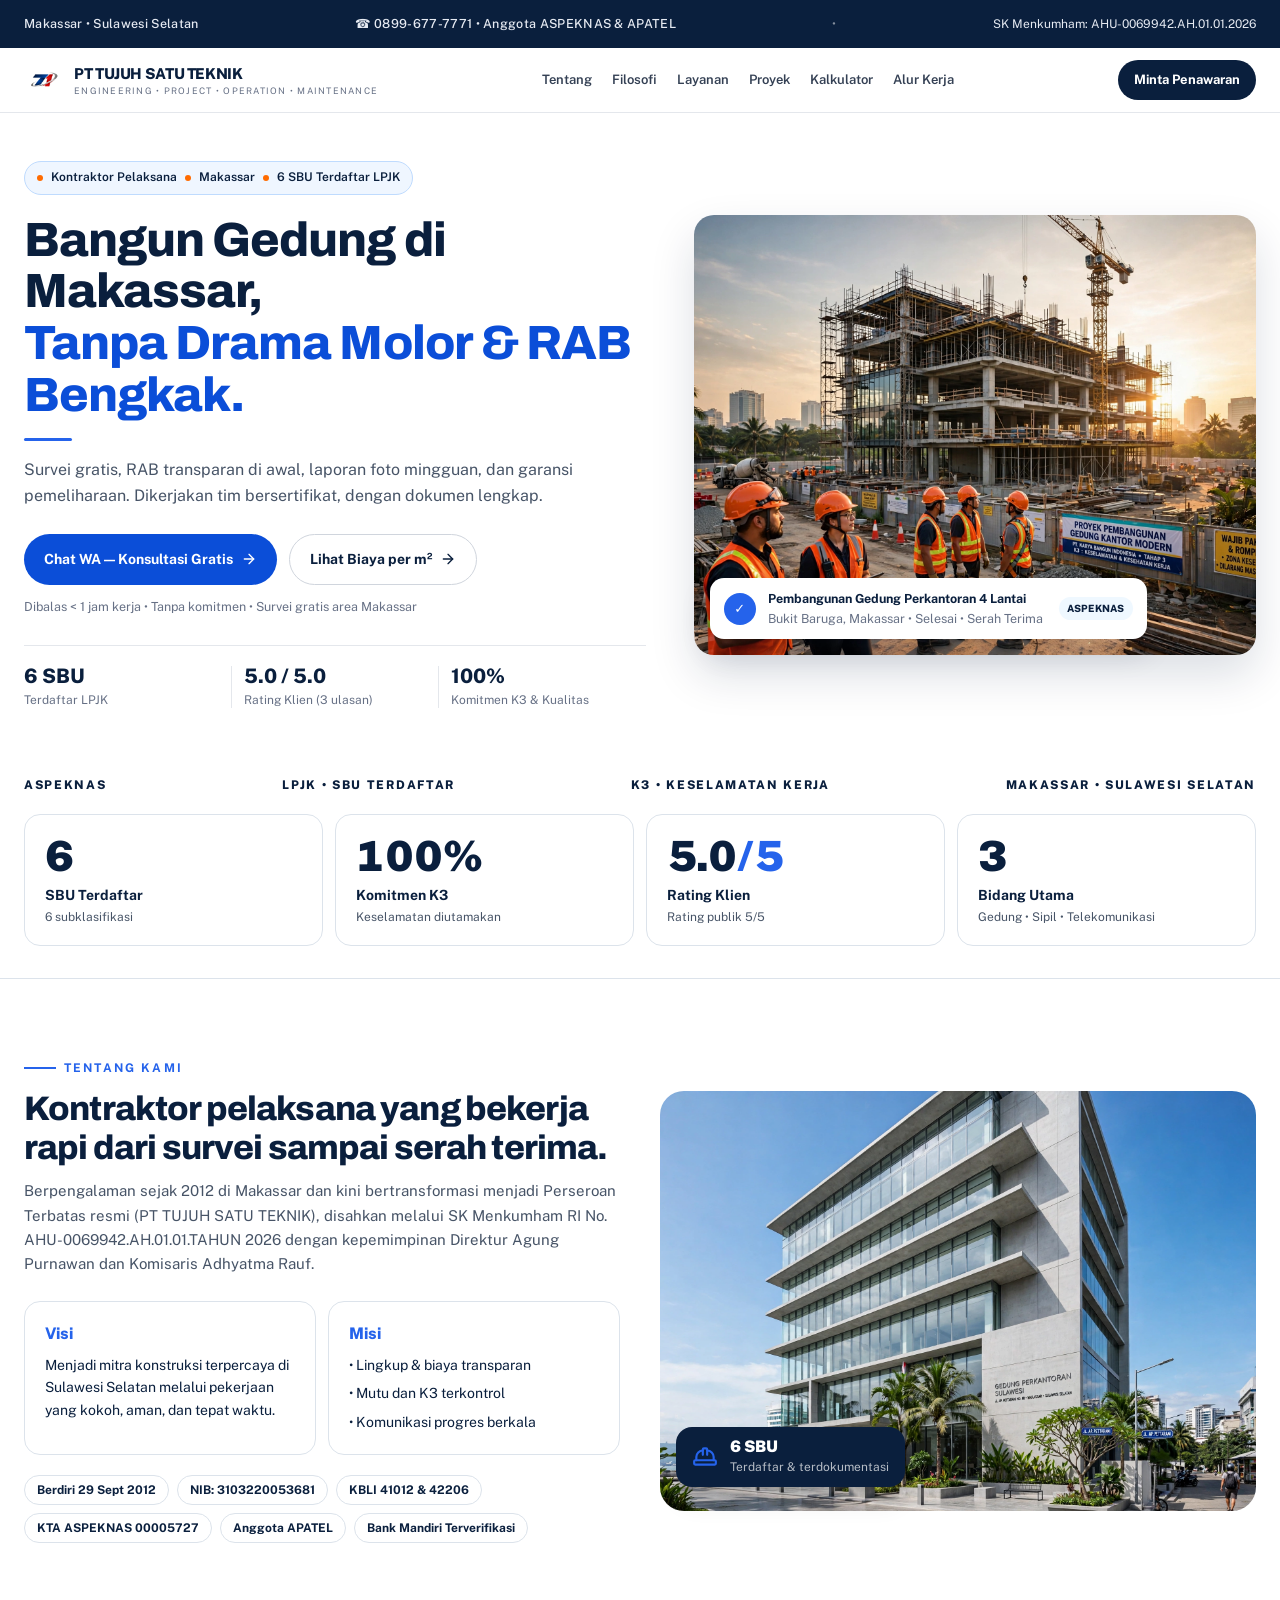
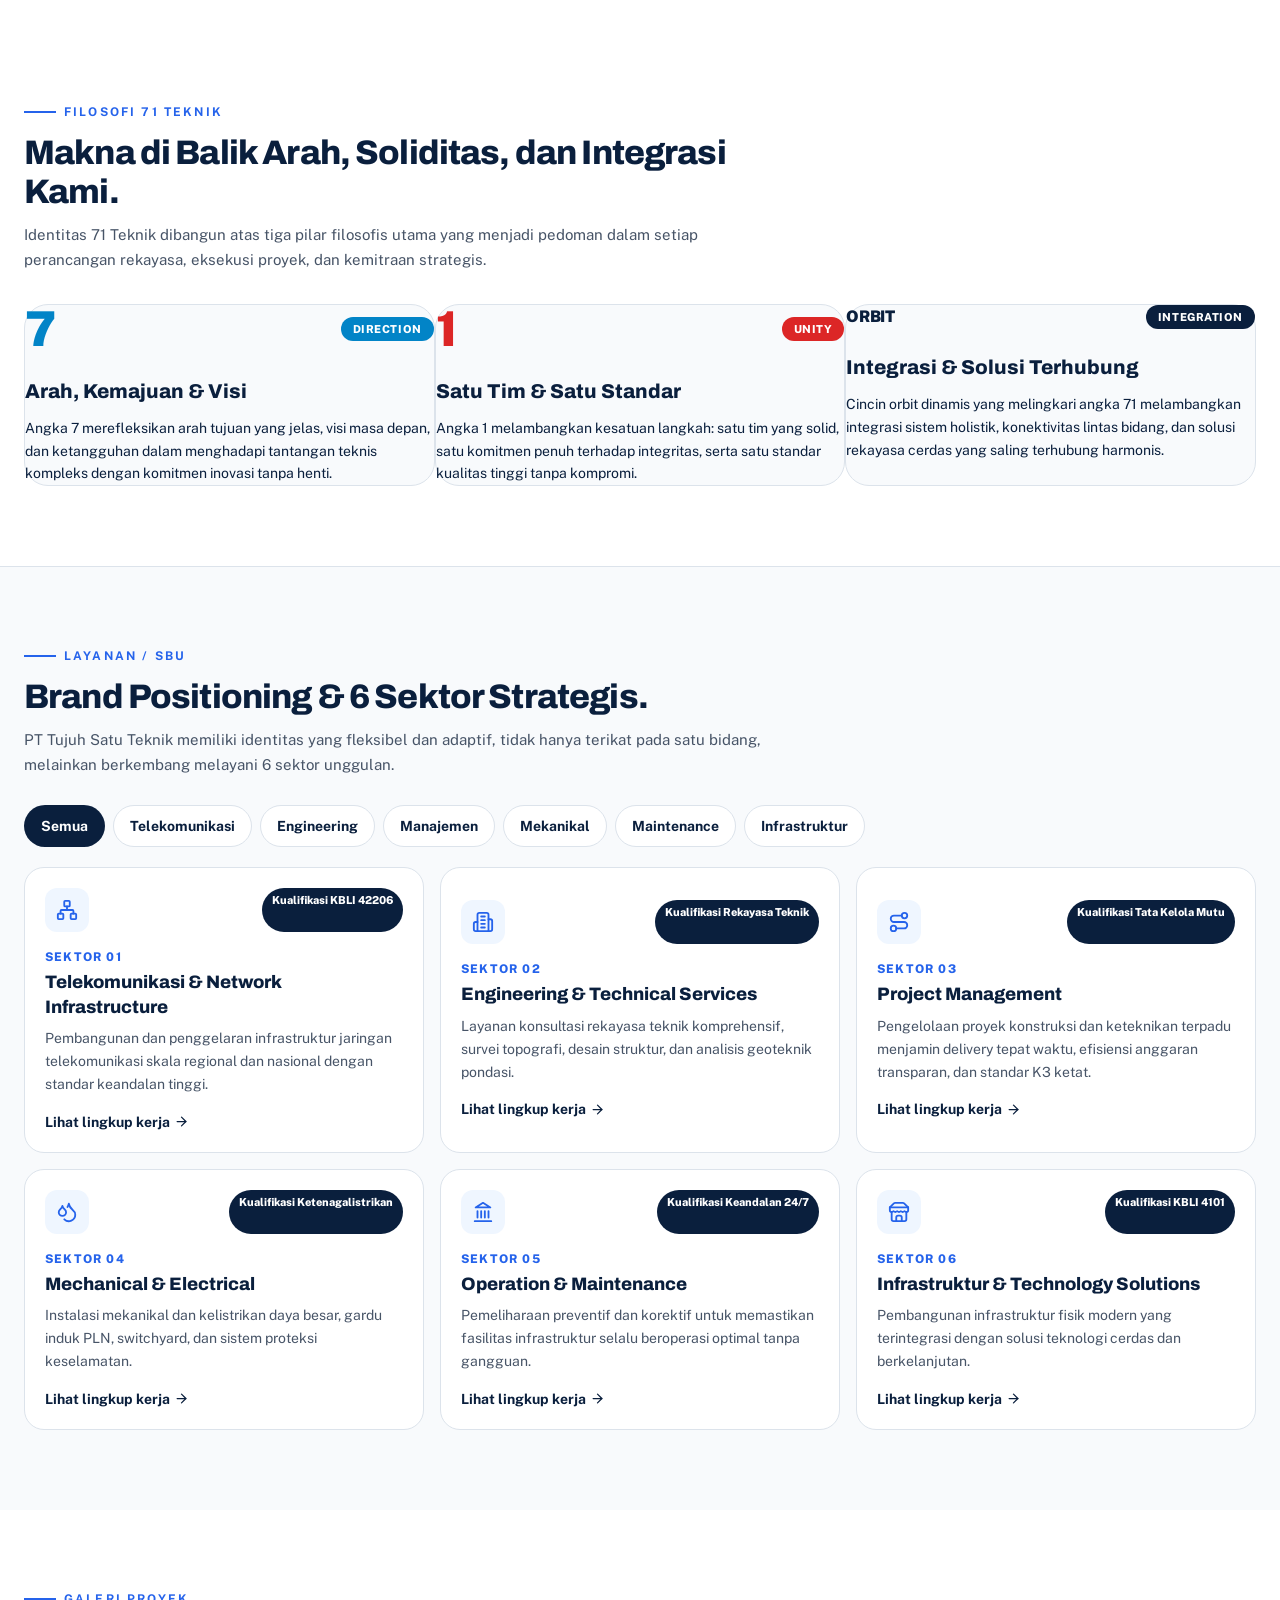
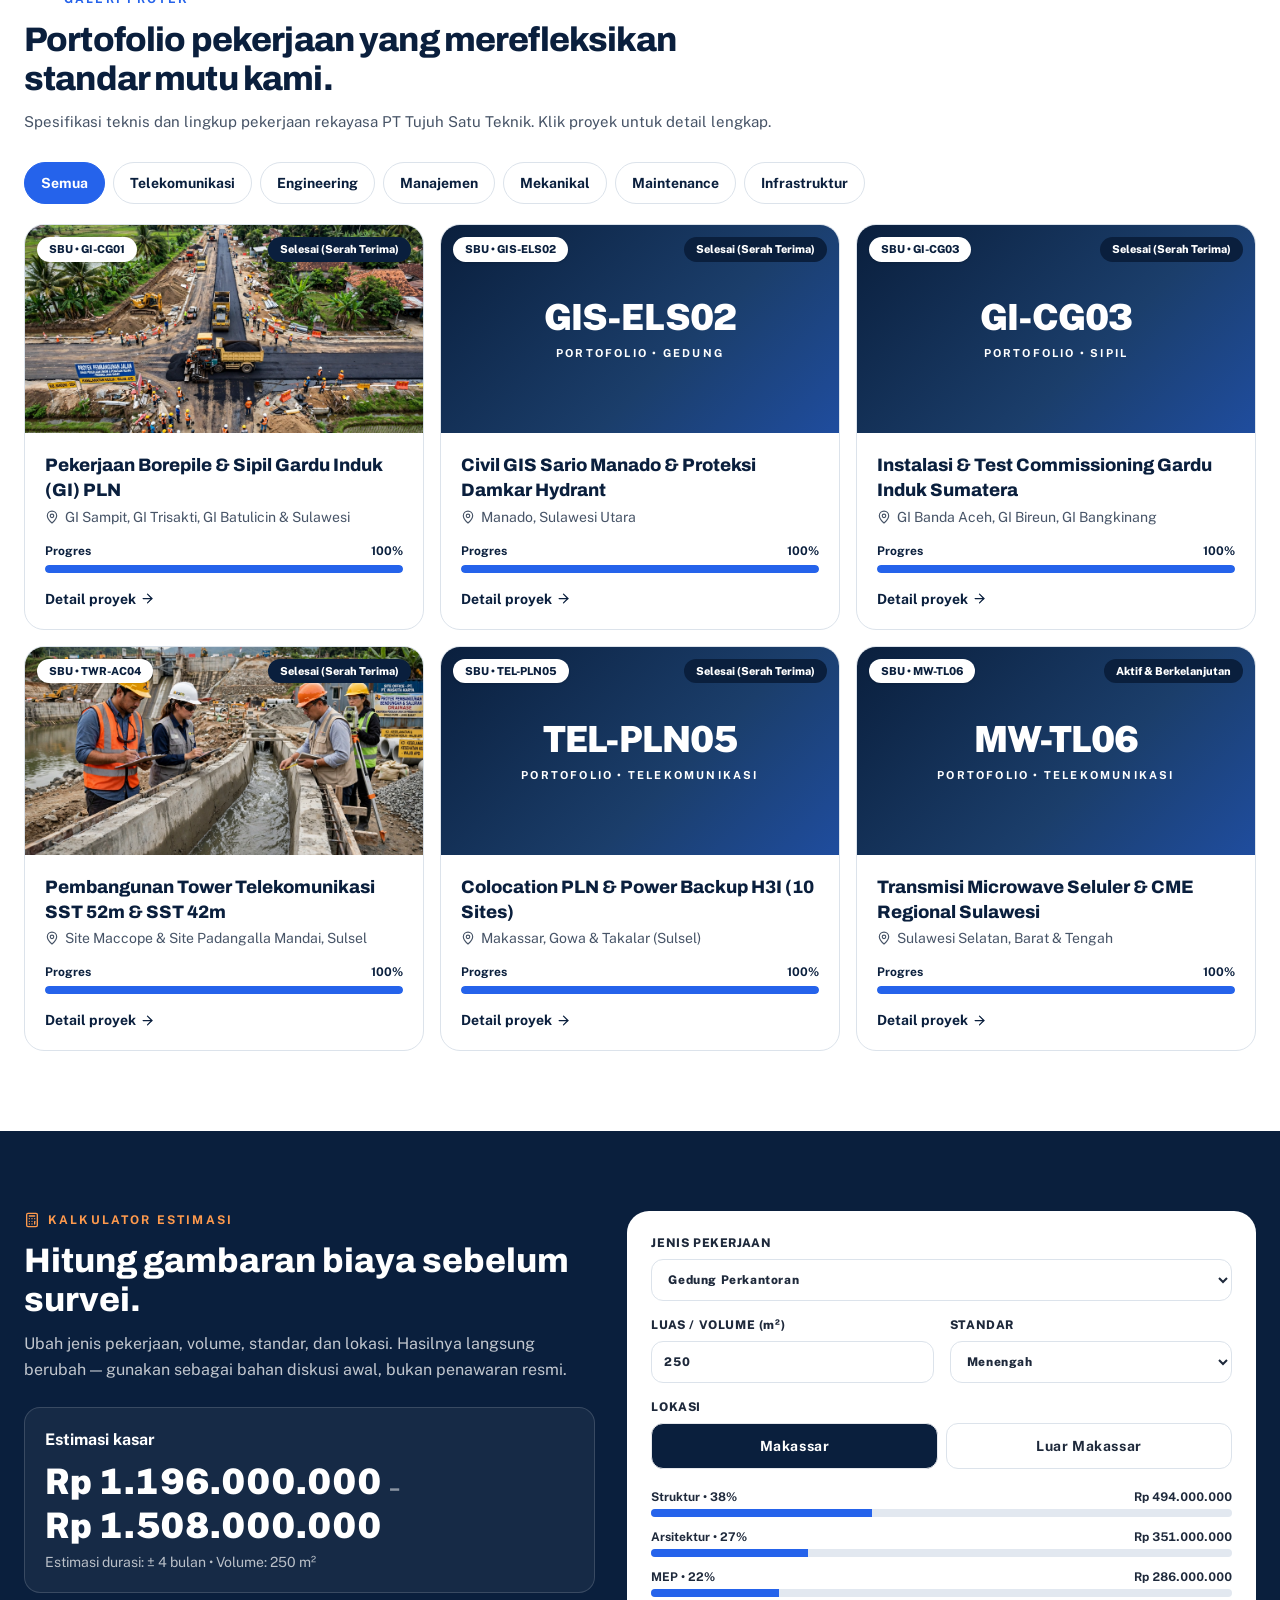
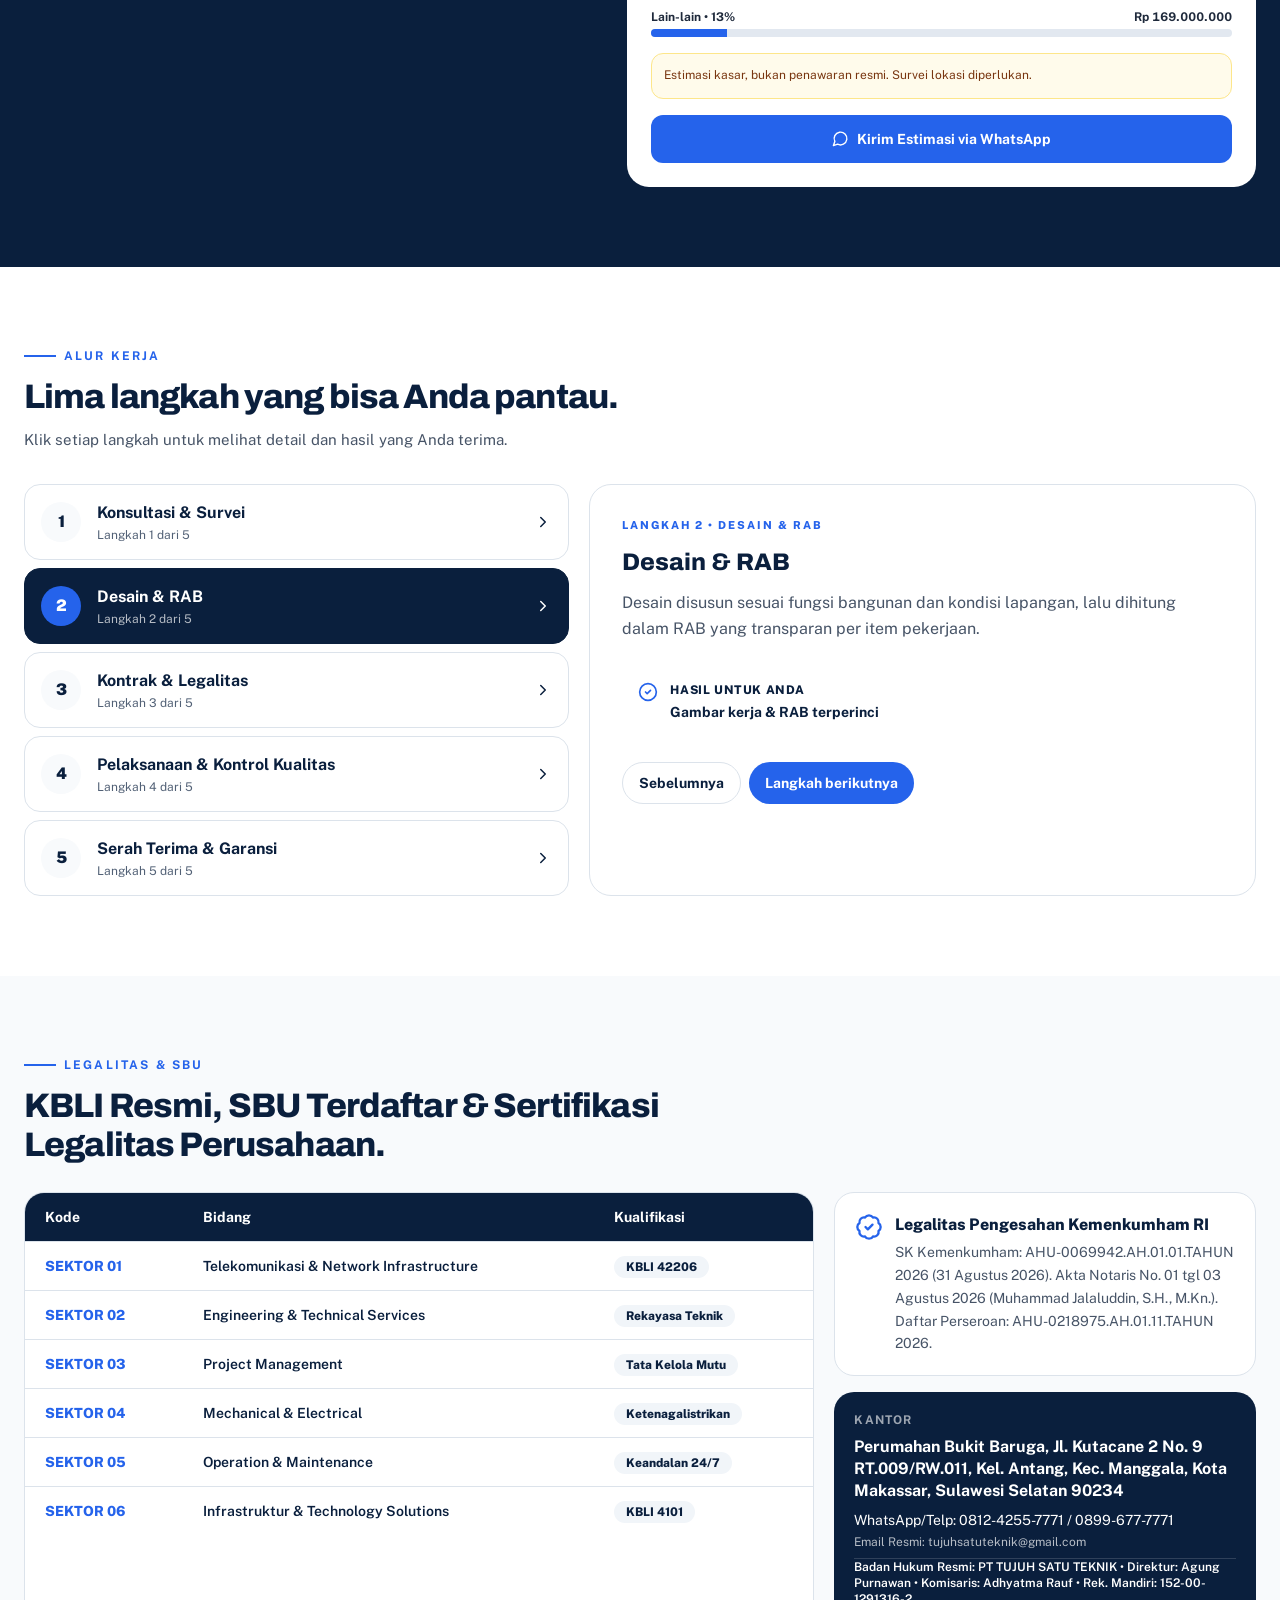
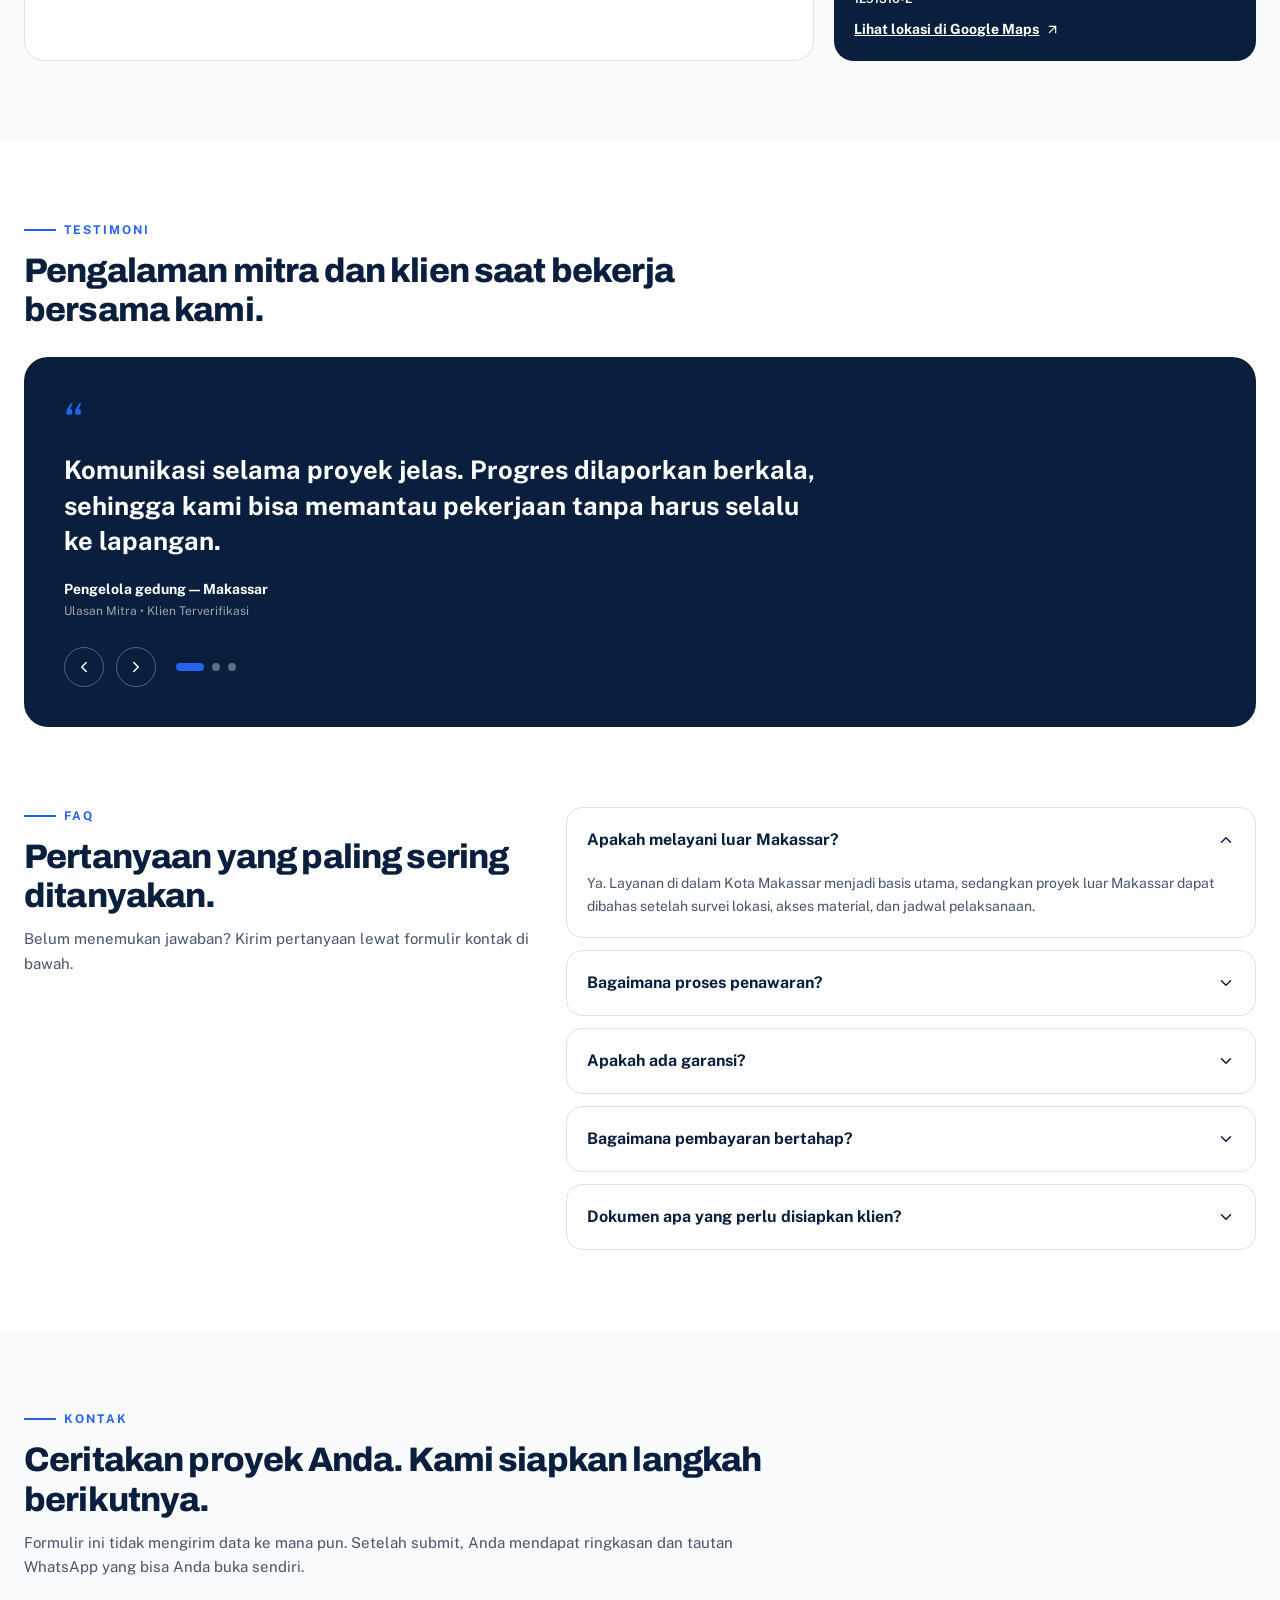
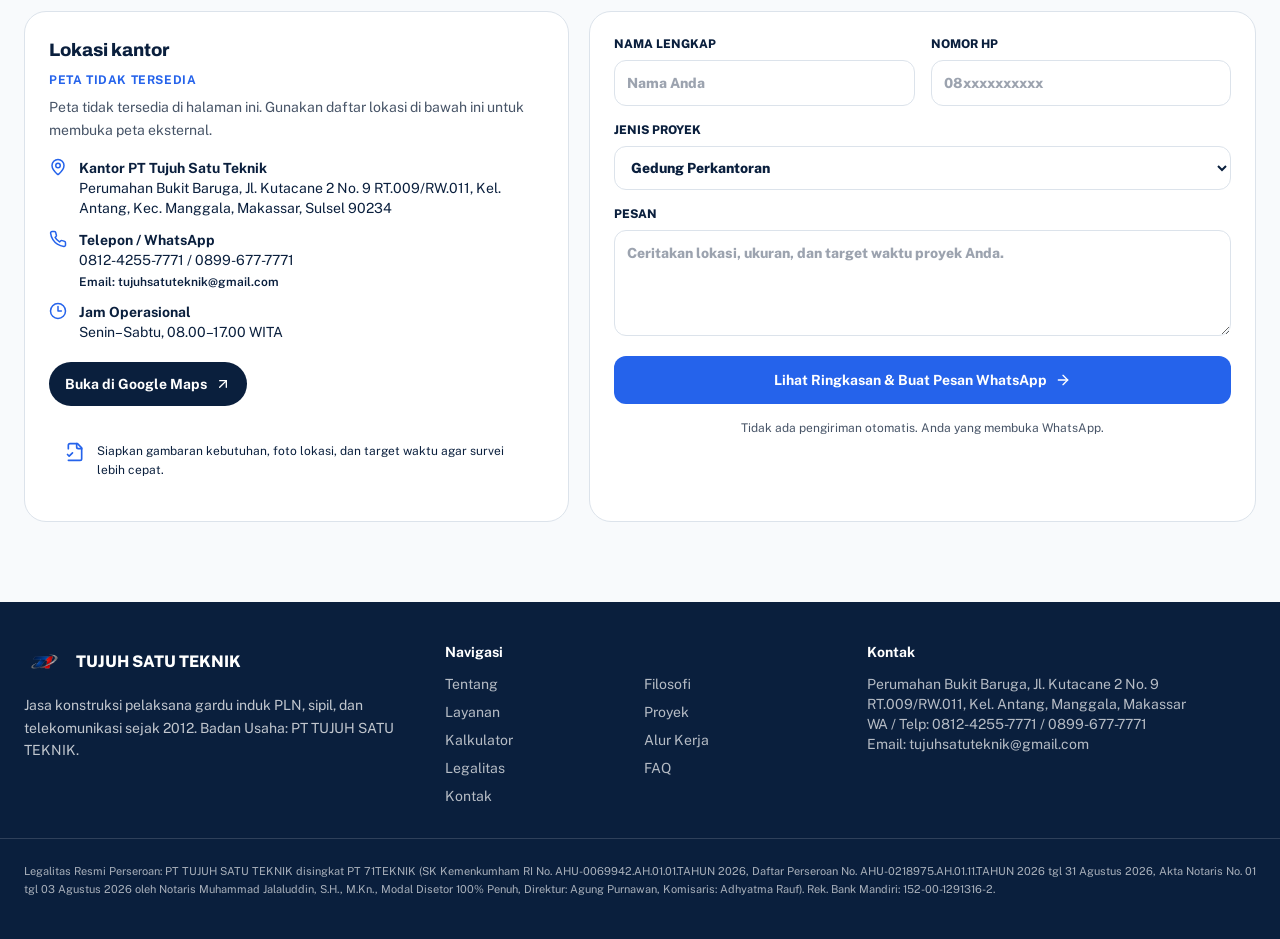
<file: index.html>
<!DOCTYPE html>
<html lang="id" class="scroll-smooth">
<head>
  <meta charset="UTF-8">
  <meta name="viewport" content="width=device-width, initial-scale=1.0">
  <meta http-equiv="X-UA-Compatible" content="IE=edge">
  
  <!-- Primary Meta Tags -->
  <title>PT Tujuh Satu Teknik | Engineering, Telecommunication & Technology Solutions</title>
  <meta name="title" content="PT Tujuh Satu Teknik | Engineering, Telecommunication & Technology Solutions">
  <meta name="description" content="PT Tujuh Satu Teknik (PT 71TEKNIK) adalah perseroan resmi penyedia layanan terpadu: Telekomunikasi & Network Infrastructure, Engineering & Technical Services, Project Management, Mechanical & Electrical, Operation & Maintenance, serta Infrastruktur & Solusi Teknologi.">
  <meta name="keywords" content="pt tujuh satu teknik, pt 71teknik, 71 teknik, telekomunikasi makassar, network infrastructure, engineering services, project management, mechanical electrical, operation maintenance, gardu induk pln, cme tower, notaris muhammad jalaluddin">
  <meta name="author" content="PT Tujuh Satu Teknik">
  <meta name="robots" content="index, follow">
  <meta name="theme-color" content="#0A1F3D">

  <!-- Open Graph / Facebook / WhatsApp -->
  <meta property="og:type" content="website">
  <meta property="og:url" content="https://tujuhsatuteknik.com/">
  <meta property="og:title" content="PT Tujuh Satu Teknik | Engineering, Telecommunication & Technology Solutions">
  <meta property="og:description" content="Solusi rekayasa terpadu multisektor: Telekomunikasi, Engineering, Project Management, M&E, O&M, dan Infrastruktur Teknologi bersertifikasi resmi.">
  <meta property="og:image" content="/assets/images/logo.png?v=20261126-brand-v3">
  <meta property="og:site_name" content="PT Tujuh Satu Teknik">
  <meta property="og:locale" content="id_ID">

  <!-- Twitter -->
  <meta name="twitter:card" content="summary_large_image">
  <meta name="twitter:url" content="https://tujuhsatuteknik.com/">
  <meta name="twitter:title" content="PT Tujuh Satu Teknik | Engineering, Telecommunication & Technology Solutions">
  <meta name="twitter:description" content="Solusi rekayasa terpadu multisektor berskala nasional: Direction, Unity, Integration.">
  <meta name="twitter:image" content="/assets/images/logo.png?v=20261126-brand-v3">

  <!-- Favicon -->
  <link rel="icon" type="image/svg+xml" href="/assets/favicon.svg?v=20261126-brand-v3">
  <link rel="apple-touch-icon" href="/assets/favicon.svg?v=20261126-brand-v3">

  <!-- Stylesheet -->
  <link rel="stylesheet" href="/assets/css/style.css?v=20261126-brand-v3">

  <!-- Structured Data JSON-LD (Schema.org Corporation & GeneralContractor) -->
  <script type="application/ld+json">
  {
    "@context": "https://schema.org",
    "@type": "Corporation",
    "name": "PT Tujuh Satu Teknik",
    "legalName": "PT TUJUH SATU TEKNIK",
    "alternateName": ["PT 71TEKNIK", "71 Teknik", "PT Tujuh Satu Teknik"],
    "image": "https://tujuhsatuteknik.com/assets/images/logo.png",
    "logo": "https://tujuhsatuteknik.com/assets/images/logo.png",
    "telephone": ["+6281242557771", "+628996777771"],
    "email": "tujuhsatuteknik@gmail.com",
    "url": "https://tujuhsatuteknik.com",
    "foundingDate": "2026-08-03",
    "description": "Perseroan Terbatas resmi SK Kemenkumham RI No. AHU-0069942.AH.01.01.TAHUN 2026. Melayani 6 sektor strategis: Telekomunikasi & Network Infrastructure, Engineering & Technical Services, Project Management, Mechanical & Electrical, Operation & Maintenance, serta Infrastruktur & Technology Solutions.",
    "founder": [
      {
        "@type": "Person",
        "name": "Agung Purnawan",
        "jobTitle": "Direktur"
      },
      {
        "@type": "Person",
        "name": "Adhyatma Rauf",
        "jobTitle": "Komisaris"
      }
    ],
    "address": {
      "@type": "PostalAddress",
      "streetAddress": "Perumahan Bukit Baruga, Jl. Kutacane 2 No. 9 RT.009/RW.011, Kel. Antang, Kec. Manggala",
      "addressLocality": "Makassar",
      "addressRegion": "Sulawesi Selatan",
      "postalCode": "90234",
      "addressCountry": "ID"
    },
    "geo": {
      "@type": "GeoCoordinates",
      "latitude": -5.150000,
      "longitude": 119.480000
    },
    "openingHoursSpecification": {
      "@type": "OpeningHoursSpecification",
      "dayOfWeek": ["Monday", "Tuesday", "Wednesday", "Thursday", "Friday", "Saturday"],
      "opens": "08:00",
      "closes": "17:00"
    },
    "areaServed": [
      {
        "@type": "City",
        "name": "Makassar"
      },
      {
        "@type": "AdministrativeArea",
        "name": "Sulawesi Selatan"
      },
      {
        "@type": "Country",
        "name": "Indonesia"
      }
    ],
    "hasOfferCatalog": {
      "@type": "OfferCatalog",
      "name": "6 Sektor Brand Positioning & Layanan PT Tujuh Satu Teknik",
      "itemListElement": [
        {
          "@type": "Offer",
          "itemOffered": {
            "@type": "Service",
            "name": "Telekomunikasi & Network Infrastructure (KBLI 42206)"
          }
        },
        {
          "@type": "Offer",
          "itemOffered": {
            "@type": "Service",
            "name": "Engineering & Technical Services"
          }
        },
        {
          "@type": "Offer",
          "itemOffered": {
            "@type": "Service",
            "name": "Project Management & Quality Assurance"
          }
        },
        {
          "@type": "Offer",
          "itemOffered": {
            "@type": "Service",
            "name": "Mechanical & Electrical (Gardu Induk & Hydrant)"
          }
        },
        {
          "@type": "Offer",
          "itemOffered": {
            "@type": "Service",
            "name": "Operation & Maintenance (24/7 Mobile Genset & Transmisi)"
          }
        },
        {
          "@type": "Offer",
          "itemOffered": {
            "@type": "Service",
            "name": "Infrastruktur & Technology Solutions (KBLI 4101)"
          }
        }
      ]
    }
  }
  </script>
</head>
<body class="bg-[#F8FAFC] text-[#0A1F3D] antialiased">
  <!-- React App Root Container -->
  <div id="root"></div>

  <!-- External Link & Accessibility Helper -->
  <script>
    (function(){
      function enhanceLink(a){
        var h = a.getAttribute("href");
        if(!h) return;
        try{
          var u = new URL(h, document.baseURI);
          if(((u.protocol === "http:" || u.protocol === "https:") && u.host !== location.host) || u.protocol === "mailto:" || u.protocol === "tel:"){
            a.target = "_blank";
            a.rel = "noopener noreferrer";
          }
        }catch(e){}
      }
      function initLinks(){
        document.querySelectorAll("a[href]").forEach(enhanceLink);
      }
      if(document.readyState !== "loading"){
        initLinks();
      } else {
        document.addEventListener("DOMContentLoaded", initLinks);
      }
      document.addEventListener("click", function(e){
        var t = e.target.closest("a[href]");
        if(t) enhanceLink(t);
      });
    })();
  </script>

  <!-- Application Script -->
  <script type="module" src="/assets/js/app.js?v=20261126-brand-v3"></script>
</body>
</html>
</file>
<file: assets/css/style.css>
@import url('https://fonts.googleapis.com/css2?family=Archivo:wght@500;600;700;800;900&family=Public+Sans:wght@400;500;600;700&display=swap');

*, ::before, ::after{
  --tw-border-spacing-x: 0;
  --tw-border-spacing-y: 0;
  --tw-translate-x: 0;
  --tw-translate-y: 0;
  --tw-rotate: 0;
  --tw-skew-x: 0;
  --tw-skew-y: 0;
  --tw-scale-x: 1;
  --tw-scale-y: 1;
  --tw-pan-x:  ;
  --tw-pan-y:  ;
  --tw-pinch-zoom:  ;
  --tw-scroll-snap-strictness: proximity;
  --tw-gradient-from-position:  ;
  --tw-gradient-via-position:  ;
  --tw-gradient-to-position:  ;
  --tw-ordinal:  ;
  --tw-slashed-zero:  ;
  --tw-numeric-figure:  ;
  --tw-numeric-spacing:  ;
  --tw-numeric-fraction:  ;
  --tw-ring-inset:  ;
  --tw-ring-offset-width: 0px;
  --tw-ring-offset-color: #fff;
  --tw-ring-color: rgb(59 130 246 / 0.5);
  --tw-ring-offset-shadow: 0 0 #0000;
  --tw-ring-shadow: 0 0 #0000;
  --tw-shadow: 0 0 #0000;
  --tw-shadow-colored: 0 0 #0000;
  --tw-blur:  ;
  --tw-brightness:  ;
  --tw-contrast:  ;
  --tw-grayscale:  ;
  --tw-hue-rotate:  ;
  --tw-invert:  ;
  --tw-saturate:  ;
  --tw-sepia:  ;
  --tw-drop-shadow:  ;
  --tw-backdrop-blur:  ;
  --tw-backdrop-brightness:  ;
  --tw-backdrop-contrast:  ;
  --tw-backdrop-grayscale:  ;
  --tw-backdrop-hue-rotate:  ;
  --tw-backdrop-invert:  ;
  --tw-backdrop-opacity:  ;
  --tw-backdrop-saturate:  ;
  --tw-backdrop-sepia:  ;
  --tw-contain-size:  ;
  --tw-contain-layout:  ;
  --tw-contain-paint:  ;
  --tw-contain-style:  ;
}

::backdrop{
  --tw-border-spacing-x: 0;
  --tw-border-spacing-y: 0;
  --tw-translate-x: 0;
  --tw-translate-y: 0;
  --tw-rotate: 0;
  --tw-skew-x: 0;
  --tw-skew-y: 0;
  --tw-scale-x: 1;
  --tw-scale-y: 1;
  --tw-pan-x:  ;
  --tw-pan-y:  ;
  --tw-pinch-zoom:  ;
  --tw-scroll-snap-strictness: proximity;
  --tw-gradient-from-position:  ;
  --tw-gradient-via-position:  ;
  --tw-gradient-to-position:  ;
  --tw-ordinal:  ;
  --tw-slashed-zero:  ;
  --tw-numeric-figure:  ;
  --tw-numeric-spacing:  ;
  --tw-numeric-fraction:  ;
  --tw-ring-inset:  ;
  --tw-ring-offset-width: 0px;
  --tw-ring-offset-color: #fff;
  --tw-ring-color: rgb(59 130 246 / 0.5);
  --tw-ring-offset-shadow: 0 0 #0000;
  --tw-ring-shadow: 0 0 #0000;
  --tw-shadow: 0 0 #0000;
  --tw-shadow-colored: 0 0 #0000;
  --tw-blur:  ;
  --tw-brightness:  ;
  --tw-contrast:  ;
  --tw-grayscale:  ;
  --tw-hue-rotate:  ;
  --tw-invert:  ;
  --tw-saturate:  ;
  --tw-sepia:  ;
  --tw-drop-shadow:  ;
  --tw-backdrop-blur:  ;
  --tw-backdrop-brightness:  ;
  --tw-backdrop-contrast:  ;
  --tw-backdrop-grayscale:  ;
  --tw-backdrop-hue-rotate:  ;
  --tw-backdrop-invert:  ;
  --tw-backdrop-opacity:  ;
  --tw-backdrop-saturate:  ;
  --tw-backdrop-sepia:  ;
  --tw-contain-size:  ;
  --tw-contain-layout:  ;
  --tw-contain-paint:  ;
  --tw-contain-style:  ;
}

/*
! tailwindcss v3.4.18 | MIT License | https://tailwindcss.com
*/

/*
1. Prevent padding and border from affecting element width. (https://github.com/mozdevs/cssremedy/issues/4)
2. Allow adding a border to an element by just adding a border-width. (https://github.com/tailwindcss/tailwindcss/pull/116)
*/

*,
::before,
::after {
  box-sizing: border-box;
  /* 1 */
  border-width: 0;
  /* 2 */
  border-style: solid;
  /* 2 */
  border-color: #e5e7eb;
  /* 2 */
}

::before,
::after {
  --tw-content: '';
}

/*
1. Use a consistent sensible line-height in all browsers.
2. Prevent adjustments of font size after orientation changes in iOS.
3. Use a more readable tab size.
4. Use the user's configured `sans` font-family by default.
5. Use the user's configured `sans` font-feature-settings by default.
6. Use the user's configured `sans` font-variation-settings by default.
7. Disable tap highlights on iOS
*/

html,
:host {
  line-height: 1.5;
  /* 1 */
  -webkit-text-size-adjust: 100%;
  /* 2 */
  -moz-tab-size: 4;
  /* 3 */
  -o-tab-size: 4;
     tab-size: 4;
  /* 3 */
  font-family: ui-sans-serif, system-ui, sans-serif, "Apple Color Emoji", "Segoe UI Emoji", "Segoe UI Symbol", "Noto Color Emoji";
  /* 4 */
  font-feature-settings: normal;
  /* 5 */
  font-variation-settings: normal;
  /* 6 */
  -webkit-tap-highlight-color: transparent;
  /* 7 */
}

/*
1. Remove the margin in all browsers.
2. Inherit line-height from `html` so users can set them as a class directly on the `html` element.
*/

body {
  margin: 0;
  /* 1 */
  line-height: inherit;
  /* 2 */
}

/*
1. Add the correct height in Firefox.
2. Correct the inheritance of border color in Firefox. (https://bugzilla.mozilla.org/show_bug.cgi?id=190655)
3. Ensure horizontal rules are visible by default.
*/

hr {
  height: 0;
  /* 1 */
  color: inherit;
  /* 2 */
  border-top-width: 1px;
  /* 3 */
}

/*
Add the correct text decoration in Chrome, Edge, and Safari.
*/

abbr:where([title]) {
  -webkit-text-decoration: underline dotted;
          text-decoration: underline dotted;
}

/*
Remove the default font size and weight for headings.
*/

h1,
h2,
h3,
h4,
h5,
h6 {
  font-size: inherit;
  font-weight: inherit;
}

/*
Reset links to optimize for opt-in styling instead of opt-out.
*/

a {
  color: inherit;
  text-decoration: inherit;
}

/*
Add the correct font weight in Edge and Safari.
*/

b,
strong {
  font-weight: bolder;
}

/*
1. Use the user's configured `mono` font-family by default.
2. Use the user's configured `mono` font-feature-settings by default.
3. Use the user's configured `mono` font-variation-settings by default.
4. Correct the odd `em` font sizing in all browsers.
*/

code,
kbd,
samp,
pre {
  font-family: ui-monospace, SFMono-Regular, Menlo, Monaco, Consolas, "Liberation Mono", "Courier New", monospace;
  /* 1 */
  font-feature-settings: normal;
  /* 2 */
  font-variation-settings: normal;
  /* 3 */
  font-size: 1em;
  /* 4 */
}

/*
Add the correct font size in all browsers.
*/

small {
  font-size: 80%;
}

/*
Prevent `sub` and `sup` elements from affecting the line height in all browsers.
*/

sub,
sup {
  font-size: 75%;
  line-height: 0;
  position: relative;
  vertical-align: baseline;
}

sub {
  bottom: -0.25em;
}

sup {
  top: -0.5em;
}

/*
1. Remove text indentation from table contents in Chrome and Safari. (https://bugs.chromium.org/p/chromium/issues/detail?id=999088, https://bugs.webkit.org/show_bug.cgi?id=201297)
2. Correct table border color inheritance in all Chrome and Safari. (https://bugs.chromium.org/p/chromium/issues/detail?id=935729, https://bugs.webkit.org/show_bug.cgi?id=195016)
3. Remove gaps between table borders by default.
*/

table {
  text-indent: 0;
  /* 1 */
  border-color: inherit;
  /* 2 */
  border-collapse: collapse;
  /* 3 */
}

/*
1. Change the font styles in all browsers.
2. Remove the margin in Firefox and Safari.
3. Remove default padding in all browsers.
*/

button,
input,
optgroup,
select,
textarea {
  font-family: inherit;
  /* 1 */
  font-feature-settings: inherit;
  /* 1 */
  font-variation-settings: inherit;
  /* 1 */
  font-size: 100%;
  /* 1 */
  font-weight: inherit;
  /* 1 */
  line-height: inherit;
  /* 1 */
  letter-spacing: inherit;
  /* 1 */
  color: inherit;
  /* 1 */
  margin: 0;
  /* 2 */
  padding: 0;
  /* 3 */
}

/*
Remove the inheritance of text transform in Edge and Firefox.
*/

button,
select {
  text-transform: none;
}

/*
1. Correct the inability to style clickable types in iOS and Safari.
2. Remove default button styles.
*/

button,
input:where([type='button']),
input:where([type='reset']),
input:where([type='submit']) {
  -webkit-appearance: button;
  /* 1 */
  background-color: transparent;
  /* 2 */
  background-image: none;
  /* 2 */
}

/*
Use the modern Firefox focus style for all focusable elements.
*/

:-moz-focusring {
  outline: auto;
}

/*
Remove the additional `:invalid` styles in Firefox. (https://github.com/mozilla/gecko-dev/blob/2f9eacd9d3d995c937b4251a5557d95d494c9be1/layout/style/res/forms.css#L728-L737)
*/

:-moz-ui-invalid {
  box-shadow: none;
}

/*
Add the correct vertical alignment in Chrome and Firefox.
*/

progress {
  vertical-align: baseline;
}

/*
Correct the cursor style of increment and decrement buttons in Safari.
*/

::-webkit-inner-spin-button,
::-webkit-outer-spin-button {
  height: auto;
}

/*
1. Correct the odd appearance in Chrome and Safari.
2. Correct the outline style in Safari.
*/

[type='search'] {
  -webkit-appearance: textfield;
  /* 1 */
  outline-offset: -2px;
  /* 2 */
}

/*
Remove the inner padding in Chrome and Safari on macOS.
*/

::-webkit-search-decoration {
  -webkit-appearance: none;
}

/*
1. Correct the inability to style clickable types in iOS and Safari.
2. Change font properties to `inherit` in Safari.
*/

::-webkit-file-upload-button {
  -webkit-appearance: button;
  /* 1 */
  font: inherit;
  /* 2 */
}

/*
Add the correct display in Chrome and Safari.
*/

summary {
  display: list-item;
}

/*
Removes the default spacing and border for appropriate elements.
*/

blockquote,
dl,
dd,
h1,
h2,
h3,
h4,
h5,
h6,
hr,
figure,
p,
pre {
  margin: 0;
}

fieldset {
  margin: 0;
  padding: 0;
}

legend {
  padding: 0;
}

ol,
ul,
menu {
  list-style: none;
  margin: 0;
  padding: 0;
}

/*
Reset default styling for dialogs.
*/

dialog {
  padding: 0;
}

/*
Prevent resizing textareas horizontally by default.
*/

textarea {
  resize: vertical;
}

/*
1. Reset the default placeholder opacity in Firefox. (https://github.com/tailwindlabs/tailwindcss/issues/3300)
2. Set the default placeholder color to the user's configured gray 400 color.
*/

input::-moz-placeholder, textarea::-moz-placeholder {
  opacity: 1;
  /* 1 */
  color: #9ca3af;
  /* 2 */
}

input::placeholder,
textarea::placeholder {
  opacity: 1;
  /* 1 */
  color: #9ca3af;
  /* 2 */
}

/*
Set the default cursor for buttons.
*/

button,
[role="button"] {
  cursor: pointer;
}

/*
Make sure disabled buttons don't get the pointer cursor.
*/

:disabled {
  cursor: default;
}

/*
1. Make replaced elements `display: block` by default. (https://github.com/mozdevs/cssremedy/issues/14)
2. Add `vertical-align: middle` to align replaced elements more sensibly by default. (https://github.com/jensimmons/cssremedy/issues/14#issuecomment-634934210)
   This can trigger a poorly considered lint error in some tools but is included by design.
*/

img,
svg,
video,
canvas,
audio,
iframe,
embed,
object {
  display: block;
  /* 1 */
  vertical-align: middle;
  /* 2 */
}

/*
Constrain images and videos to the parent width and preserve their intrinsic aspect ratio. (https://github.com/mozdevs/cssremedy/issues/14)
*/

img,
video {
  max-width: 100%;
  height: auto;
}

/* Make elements with the HTML hidden attribute stay hidden by default */

[hidden]:where(:not([hidden="until-found"])) {
  display: none;
}

.container{
  width: 100%;
}

@media (min-width: 640px){
  .container{
    max-width: 640px;
  }
}

@media (min-width: 768px){
  .container{
    max-width: 768px;
  }
}

@media (min-width: 1024px){
  .container{
    max-width: 1024px;
  }
}

@media (min-width: 1280px){
  .container{
    max-width: 1280px;
  }
}

@media (min-width: 1536px){
  .container{
    max-width: 1536px;
  }
}

.fixed{
  position: fixed;
}

.absolute{
  position: absolute;
}

.relative{
  position: relative;
}

.sticky{
  position: sticky;
}

.inset-0{
  inset: 0px;
}

.-bottom-4{
  bottom: -1rem;
}

.left-3{
  left: 0.75rem;
}

.left-4{
  left: 1rem;
}

.right-3{
  right: 0.75rem;
}

.top-3{
  top: 0.75rem;
}

.z-50{
  z-index: 50;
}

.z-\[80\]{
  z-index: 80;
}

.mx-auto{
  margin-left: auto;
  margin-right: auto;
}

.ml-1{
  margin-left: 0.25rem;
}

.ml-2{
  margin-left: 0.5rem;
}

.ml-auto{
  margin-left: auto;
}

.mt-0\.5{
  margin-top: 0.125rem;
}

.mt-1{
  margin-top: 0.25rem;
}

.mt-1\.5{
  margin-top: 0.375rem;
}

.mt-2{
  margin-top: 0.5rem;
}

.mt-3{
  margin-top: 0.75rem;
}

.mt-4{
  margin-top: 1rem;
}

.mt-5{
  margin-top: 1.25rem;
}

.mt-6{
  margin-top: 1.5rem;
}

.mt-7{
  margin-top: 1.75rem;
}

.mt-8{
  margin-top: 2rem;
}

.block{
  display: block;
}

.inline-block{
  display: inline-block;
}

.flex{
  display: flex;
}

.inline-flex{
  display: inline-flex;
}

.table{
  display: table;
}

.grid{
  display: grid;
}

.hidden{
  display: none;
}

.h-1\.5{
  height: 0.375rem;
}

.h-10{
  height: 2.5rem;
}

.h-11{
  height: 2.75rem;
}

.h-2{
  height: 0.5rem;
}

.h-40{
  height: 10rem;
}

.h-52{
  height: 13rem;
}

.h-56{
  height: 14rem;
}

.h-8{
  height: 2rem;
}

.h-\[2px\]{
  height: 2px;
}

.h-\[300px\]{
  height: 300px;
}

.h-full{
  height: 100%;
}

.min-h-full{
  min-height: 100%;
}

.w-1\.5{
  width: 0.375rem;
}

.w-10{
  width: 2.5rem;
}

.w-11{
  width: 2.75rem;
}

.w-28{
  width: 7rem;
}

.w-8{
  width: 2rem;
}

.w-full{
  width: 100%;
}

.min-w-0{
  min-width: 0px;
}

.min-w-\[620px\]{
  min-width: 620px;
}

.max-w-2xl{
  max-width: 42rem;
}

.max-w-3xl{
  max-width: 48rem;
}

.max-w-7xl{
  max-width: 80rem;
}

.max-w-xl{
  max-width: 36rem;
}

.flex-1{
  flex: 1 1 0%;
}

.shrink-0{
  flex-shrink: 0;
}

.rotate-180{
  --tw-rotate: 180deg;
  transform: translate(var(--tw-translate-x), var(--tw-translate-y)) rotate(var(--tw-rotate)) skewX(var(--tw-skew-x)) skewY(var(--tw-skew-y)) scaleX(var(--tw-scale-x)) scaleY(var(--tw-scale-y));
}

.grid-cols-2{
  grid-template-columns: repeat(2, minmax(0, 1fr));
}

.grid-cols-3{
  grid-template-columns: repeat(3, minmax(0, 1fr));
}

.flex-col{
  flex-direction: column;
}

.flex-wrap{
  flex-wrap: wrap;
}

.place-items-center{
  place-items: center;
}

.items-end{
  align-items: flex-end;
}

.items-center{
  align-items: center;
}

.justify-end{
  justify-content: flex-end;
}

.justify-center{
  justify-content: center;
}

.justify-between{
  justify-content: space-between;
}

.gap-1{
  gap: 0.25rem;
}

.gap-1\.5{
  gap: 0.375rem;
}

.gap-10{
  gap: 2.5rem;
}

.gap-2{
  gap: 0.5rem;
}

.gap-2\.5{
  gap: 0.625rem;
}

.gap-3{
  gap: 0.75rem;
}

.gap-4{
  gap: 1rem;
}

.gap-5{
  gap: 1.25rem;
}

.gap-8{
  gap: 2rem;
}

.gap-x-3{
  -moz-column-gap: 0.75rem;
       column-gap: 0.75rem;
}

.gap-x-4{
  -moz-column-gap: 1rem;
       column-gap: 1rem;
}

.gap-y-0\.5{
  row-gap: 0.125rem;
}

.gap-y-2{
  row-gap: 0.5rem;
}

.space-y-1\.5 > :not([hidden]) ~ :not([hidden]){
  --tw-space-y-reverse: 0;
  margin-top: calc(0.375rem * calc(1 - var(--tw-space-y-reverse)));
  margin-bottom: calc(0.375rem * var(--tw-space-y-reverse));
}

.space-y-2 > :not([hidden]) ~ :not([hidden]){
  --tw-space-y-reverse: 0;
  margin-top: calc(0.5rem * calc(1 - var(--tw-space-y-reverse)));
  margin-bottom: calc(0.5rem * var(--tw-space-y-reverse));
}

.space-y-3 > :not([hidden]) ~ :not([hidden]){
  --tw-space-y-reverse: 0;
  margin-top: calc(0.75rem * calc(1 - var(--tw-space-y-reverse)));
  margin-bottom: calc(0.75rem * var(--tw-space-y-reverse));
}

.space-y-4 > :not([hidden]) ~ :not([hidden]){
  --tw-space-y-reverse: 0;
  margin-top: calc(1rem * calc(1 - var(--tw-space-y-reverse)));
  margin-bottom: calc(1rem * var(--tw-space-y-reverse));
}

.overflow-hidden{
  overflow: hidden;
}

.overflow-x-auto{
  overflow-x: auto;
}

.overflow-y-auto{
  overflow-y: auto;
}

.overflow-x-clip{
  overflow-x: clip;
}

.whitespace-nowrap{
  white-space: nowrap;
}

.rounded-2xl{
  border-radius: 1rem;
}

.rounded-\[10px\]{
  border-radius: 10px;
}

.rounded-\[20px\]{
  border-radius: 20px;
}

.rounded-\[22px\]{
  border-radius: 22px;
}

.rounded-\[24px\]{
  border-radius: 24px;
}

.rounded-full{
  border-radius: 9999px;
}

.rounded-lg{
  border-radius: 0.5rem;
}

.rounded-xl{
  border-radius: 0.75rem;
}

.border{
  border-width: 1px;
}

.border-b{
  border-bottom-width: 1px;
}

.border-t{
  border-top-width: 1px;
}

.border-amber-200{
  --tw-border-opacity: 1;
  border-color: rgb(253 230 138 / var(--tw-border-opacity, 1));
}

.border-transparent{
  border-color: transparent;
}

.border-white\/15{
  border-color: rgb(255 255 255 / 0.15);
}

.border-white\/30{
  border-color: rgb(255 255 255 / 0.3);
}

.bg-\[\#F8FAFC\]{
  --tw-bg-opacity: 1;
  background-color: rgb(248 250 252 / var(--tw-bg-opacity, 1));
}

.bg-amber-50{
  --tw-bg-opacity: 1;
  background-color: rgb(255 251 235 / var(--tw-bg-opacity, 1));
}

.bg-black\/70{
  background-color: rgb(0 0 0 / 0.7);
}

.bg-slate-100{
  --tw-bg-opacity: 1;
  background-color: rgb(241 245 249 / var(--tw-bg-opacity, 1));
}

.bg-slate-200{
  --tw-bg-opacity: 1;
  background-color: rgb(226 232 240 / var(--tw-bg-opacity, 1));
}

.bg-white{
  --tw-bg-opacity: 1;
  background-color: rgb(255 255 255 / var(--tw-bg-opacity, 1));
}

.bg-white\/5{
  background-color: rgb(255 255 255 / 0.05);
}

.object-cover{
  -o-object-fit: cover;
     object-fit: cover;
}

.p-2{
  padding: 0.5rem;
}

.p-2\.5{
  padding: 0.625rem;
}

.p-3{
  padding: 0.75rem;
}

.p-4{
  padding: 1rem;
}

.p-5{
  padding: 1.25rem;
}

.p-6{
  padding: 1.5rem;
}

.px-2{
  padding-left: 0.5rem;
  padding-right: 0.5rem;
}

.px-2\.5{
  padding-left: 0.625rem;
  padding-right: 0.625rem;
}

.px-3{
  padding-left: 0.75rem;
  padding-right: 0.75rem;
}

.px-4{
  padding-left: 1rem;
  padding-right: 1rem;
}

.px-5{
  padding-left: 1.25rem;
  padding-right: 1.25rem;
}

.px-6{
  padding-left: 1.5rem;
  padding-right: 1.5rem;
}

.py-1{
  padding-top: 0.25rem;
  padding-bottom: 0.25rem;
}

.py-1\.5{
  padding-top: 0.375rem;
  padding-bottom: 0.375rem;
}

.py-10{
  padding-top: 2.5rem;
  padding-bottom: 2.5rem;
}

.py-14{
  padding-top: 3.5rem;
  padding-bottom: 3.5rem;
}

.py-2{
  padding-top: 0.5rem;
  padding-bottom: 0.5rem;
}

.py-2\.5{
  padding-top: 0.625rem;
  padding-bottom: 0.625rem;
}

.py-3{
  padding-top: 0.75rem;
  padding-bottom: 0.75rem;
}

.py-3\.5{
  padding-top: 0.875rem;
  padding-bottom: 0.875rem;
}

.py-5{
  padding-top: 1.25rem;
  padding-bottom: 1.25rem;
}

.pb-14{
  padding-bottom: 3.5rem;
}

.pb-3{
  padding-bottom: 0.75rem;
}

.pb-5{
  padding-bottom: 1.25rem;
}

.pb-6{
  padding-bottom: 1.5rem;
}

.pb-7{
  padding-bottom: 1.75rem;
}

.pb-8{
  padding-bottom: 2rem;
}

.pl-3{
  padding-left: 0.75rem;
}

.pr-3{
  padding-right: 0.75rem;
}

.pt-4{
  padding-top: 1rem;
}

.pt-6{
  padding-top: 1.5rem;
}

.pt-\[max\(1rem\2c var\(--safe-area-inset-top\)\)\]{
  padding-top: max(1rem,var(--safe-area-inset-top));
}

.text-left{
  text-align: left;
}

.text-center{
  text-align: center;
}

.text-2xl{
  font-size: 1.5rem;
  line-height: 2rem;
}

.text-4xl{
  font-size: 2.25rem;
  line-height: 2.5rem;
}

.text-5xl{
  font-size: 3rem;
  line-height: 1;
}

.text-\[10px\]{
  font-size: 10px;
}

.text-\[11\.5px\]{
  font-size: 11.5px;
}

.text-\[11px\]{
  font-size: 11px;
}

.text-\[12\.5px\]{
  font-size: 12.5px;
}

.text-\[12px\]{
  font-size: 12px;
}

.text-\[13px\]{
  font-size: 13px;
}

.text-\[15px\]{
  font-size: 15px;
}

.text-\[18px\]{
  font-size: 18px;
}

.text-\[9px\]{
  font-size: 9px;
}

.text-\[clamp\(1\.1rem\2c 3vw\2c 1\.6rem\)\]{
  font-size: clamp(1.1rem,3vw,1.6rem);
}

.text-\[clamp\(1\.5rem\2c 4vw\2c 2\.2rem\)\]{
  font-size: clamp(1.5rem,4vw,2.2rem);
}

.text-\[clamp\(1\.75rem\2c 4vw\2c 2\.6rem\)\]{
  font-size: clamp(1.75rem,4vw,2.6rem);
}

.text-\[clamp\(1\.8rem\2c 4vw\2c 2\.7rem\)\]{
  font-size: clamp(1.8rem,4vw,2.7rem);
}

.text-\[clamp\(1\.8rem\2c 5vw\2c 2\.6rem\)\]{
  font-size: clamp(1.8rem,5vw,2.6rem);
}

.text-lg{
  font-size: 1.125rem;
  line-height: 1.75rem;
}

.text-sm{
  font-size: 0.875rem;
  line-height: 1.25rem;
}

.text-xl{
  font-size: 1.25rem;
  line-height: 1.75rem;
}

.text-xs{
  font-size: 0.75rem;
  line-height: 1rem;
}

.font-black{
  font-weight: 900;
}

.font-bold{
  font-weight: 700;
}

.font-extrabold{
  font-weight: 800;
}

.font-medium{
  font-weight: 500;
}

.font-semibold{
  font-weight: 600;
}

.uppercase{
  text-transform: uppercase;
}

.leading-\[1\.05\]{
  line-height: 1.05;
}

.leading-\[1\.15\]{
  line-height: 1.15;
}

.leading-\[1\.45\]{
  line-height: 1.45;
}

.leading-\[1\.4\]{
  line-height: 1.4;
}

.leading-\[1\.65\]{
  line-height: 1.65;
}

.leading-none{
  line-height: 1;
}

.leading-relaxed{
  line-height: 1.625;
}

.leading-snug{
  line-height: 1.375;
}

.leading-tight{
  line-height: 1.25;
}

.tracking-\[0\.14em\]{
  letter-spacing: 0.14em;
}

.tracking-\[0\.18em\]{
  letter-spacing: 0.18em;
}

.tracking-\[0\.2em\]{
  letter-spacing: 0.2em;
}

.tracking-tight{
  letter-spacing: -0.025em;
}

.tracking-wide{
  letter-spacing: 0.025em;
}

.tracking-wider{
  letter-spacing: 0.05em;
}

.tracking-widest{
  letter-spacing: 0.1em;
}

.text-\[\#344054\]{
  --tw-text-opacity: 1;
  color: rgb(52 64 84 / var(--tw-text-opacity, 1));
}

.text-\[\#667085\]{
  --tw-text-opacity: 1;
  color: rgb(102 112 133 / var(--tw-text-opacity, 1));
}

.text-amber-900{
  --tw-text-opacity: 1;
  color: rgb(120 53 15 / var(--tw-text-opacity, 1));
}

.text-slate-800{
  --tw-text-opacity: 1;
  color: rgb(30 41 59 / var(--tw-text-opacity, 1));
}

.text-white{
  --tw-text-opacity: 1;
  color: rgb(255 255 255 / var(--tw-text-opacity, 1));
}

.text-white\/50{
  color: rgb(255 255 255 / 0.5);
}

.text-white\/55{
  color: rgb(255 255 255 / 0.55);
}

.text-white\/60{
  color: rgb(255 255 255 / 0.6);
}

.text-white\/65{
  color: rgb(255 255 255 / 0.65);
}

.text-white\/70{
  color: rgb(255 255 255 / 0.7);
}

.text-white\/75{
  color: rgb(255 255 255 / 0.75);
}

.underline{
  text-decoration-line: underline;
}

.underline-offset-2{
  text-underline-offset: 2px;
}

.opacity-60{
  opacity: 0.6;
}

.opacity-70{
  opacity: 0.7;
}

.shadow{
  --tw-shadow: 0 1px 3px 0 rgb(0 0 0 / 0.1), 0 1px 2px -1px rgb(0 0 0 / 0.1);
  --tw-shadow-colored: 0 1px 3px 0 var(--tw-shadow-color), 0 1px 2px -1px var(--tw-shadow-color);
  box-shadow: var(--tw-ring-offset-shadow, 0 0 #0000), var(--tw-ring-shadow, 0 0 #0000), var(--tw-shadow);
}

.shadow-2xl{
  --tw-shadow: 0 25px 50px -12px rgb(0 0 0 / 0.25);
  --tw-shadow-colored: 0 25px 50px -12px var(--tw-shadow-color);
  box-shadow: var(--tw-ring-offset-shadow, 0 0 #0000), var(--tw-ring-shadow, 0 0 #0000), var(--tw-shadow);
}

.shadow-xl{
  --tw-shadow: 0 20px 25px -5px rgb(0 0 0 / 0.1), 0 8px 10px -6px rgb(0 0 0 / 0.1);
  --tw-shadow-colored: 0 20px 25px -5px var(--tw-shadow-color), 0 8px 10px -6px var(--tw-shadow-color);
  box-shadow: var(--tw-ring-offset-shadow, 0 0 #0000), var(--tw-ring-shadow, 0 0 #0000), var(--tw-shadow);
}

.filter{
  filter: var(--tw-blur) var(--tw-brightness) var(--tw-contrast) var(--tw-grayscale) var(--tw-hue-rotate) var(--tw-invert) var(--tw-saturate) var(--tw-sepia) var(--tw-drop-shadow);
}

.backdrop-blur-sm{
  --tw-backdrop-blur: blur(4px);
  backdrop-filter: var(--tw-backdrop-blur) var(--tw-backdrop-brightness) var(--tw-backdrop-contrast) var(--tw-backdrop-grayscale) var(--tw-backdrop-hue-rotate) var(--tw-backdrop-invert) var(--tw-backdrop-opacity) var(--tw-backdrop-saturate) var(--tw-backdrop-sepia);
}

.transition{
  transition-property: color, background-color, border-color, text-decoration-color, fill, stroke, opacity, box-shadow, transform, filter, backdrop-filter;
  transition-timing-function: cubic-bezier(0.4, 0, 0.2, 1);
  transition-duration: 150ms;
}

.transition-all{
  transition-property: all;
  transition-timing-function: cubic-bezier(0.4, 0, 0.2, 1);
  transition-duration: 150ms;
}

.\[overflow-wrap\:anywhere\]{
  overflow-wrap: anywhere;
}

:root {
  color-scheme: light only;
  --navy: #0A1F3D;
  --navy-2: #122E54;
  --blue: #2563EB;
  --blue-deep: #0B4ED8;
  --orange: #2563EB;
  --orange-soft: #EFF6FF;
  --ink: #0A1F3D;
  --muted: #475467;
  --line: #DCE3EB;
  --surface: #FFFFFF;
  --bg: #FFFFFF;
  --bg-soft: #F8FAFC;
}

html {
  background: #FFFFFF;
  color-scheme: light;
  scroll-behavior: smooth;
}

body {
  margin: 0;
  font-family: 'Public Sans', system-ui, -apple-system, sans-serif;
  background: #FFFFFF;
  color: #0A1F3D;
}

h1, h2, h3, .display {
  font-family: 'Archivo', system-ui, sans-serif;
}

a {
  color: inherit;
}

button, input, select, textarea {
  font: inherit;
}

::-moz-selection {
  background: #2563EB;
  color: white;
}

::selection {
  background: #2563EB;
  color: white;
}

.no-scrollbar::-webkit-scrollbar {
  display: none;
}

.no-scrollbar {
  scrollbar-width: none;
}

.tabular {
  font-variant-numeric: tabular-nums;
}

/* ---- Light-only lock: never follow the phone's dark mode ---- */

@media (prefers-color-scheme: dark) {
  :root {
    color-scheme: light only;
    --ink: #0A1F3D;
    --muted: #475467;
    --line: #DCE3EB;
    --surface: #FFFFFF;
    --bg: #FFFFFF;
    --bg-soft: #F8FAFC;
    --orange: #2563EB;
    --orange-soft: #EFF6FF;
  }

  /* Only the light content surfaces are forced white; navy bands
     (topbar, calculator, testimoni, footer) keep their navy background. */

  html, body {
    background: #FFFFFF !important;
    color: #0A1F3D !important;
  }

  .hero, header, .section, .card, .service, .project {
    background: #FFFFFF !important;
    background-color: #FFFFFF !important;
    color: #0A1F3D !important;
  }

  .hero h1, h2, .h2, .card h3 {
    color: #0A1F3D !important;
  }

  .hero p, .lead, .card p {
    color: #475467 !important;
  }
}

/* ---- Adaptive type: clamp + never split a word in the middle ---- */

.hero h1, .hero-title {
  font-size: clamp(28px, 8.2vw, 48px) !important;
  line-height: 1.08 !important;
  letter-spacing: -0.02em !important;
  word-break: keep-all !important;
  overflow-wrap: normal !important;
  hyphens: none !important;
  -webkit-hyphens: none !important;
  max-width: 100% !important;
  box-sizing: border-box !important;
}

h2, .h2 {
  font-size: clamp(22px, 6vw, 34px) !important;
  line-height: 1.15 !important;
  word-break: keep-all !important;
  overflow-wrap: normal !important;
  hyphens: none !important;
  -webkit-hyphens: none !important;
}

h3, .card h3 {
  word-break: keep-all !important;
  overflow-wrap: normal !important;
  hyphens: none !important;
  -webkit-hyphens: none !important;
}

p, .lead, .card p {
  overflow-wrap: break-word;
  hyphens: none;
  -webkit-hyphens: none;
}

.no-split, .keep-word {
  white-space: nowrap !important;
  word-break: keep-all !important;
  overflow-wrap: normal !important;
  hyphens: none !important;
  flex-shrink: 0 !important;
}

/* ---- Hero badge: three whole-word items, never a split word ---- */

.hero-badge {
  display: inline-flex !important;
  flex-wrap: wrap !important;
  gap: 6px 8px !important;
  align-items: center !important;
  max-width: 100% !important;
  box-sizing: border-box !important;
  background: #EFF6FF !important;
  border: 1px solid #BFDBFE !important;
  color: #0A1F3D !important;
}

.hero-badge > span, .hero-badge > i {
  white-space: nowrap !important;
  word-break: keep-all !important;
  overflow-wrap: normal !important;
  hyphens: none !important;
  flex-shrink: 0 !important;
}

.hero-badge .badge-dot {
  width: 6px;
  height: 6px;
  border-radius: 999px;
  background: #FF6B00;
  flex: 0 0 auto;
}

/* Topbar: two tidy lines on phones, whole words only */

.topbar {
  font-size: clamp(11px, 3.2vw, 12.5px) !important;
  line-height: 1.45 !important;
  padding-top: 7px !important;
  padding-bottom: 7px !important;
}

.topbar .topbar-word {
  white-space: nowrap !important;
  word-break: keep-all !important;
  overflow-wrap: normal !important;
  hyphens: none !important;
}

/* Header logo */

.logo-mark {
  width: 40px !important;
  height: 40px !important;
  min-width: 40px;
  min-height: 40px;
}

.logo-text {
  font-size: clamp(13px, 4vw, 15px) !important;
  white-space: normal !important;
  word-break: keep-all !important;
  overflow-wrap: normal !important;
  hyphens: none !important;
}

.logo-sub {
  word-break: keep-all !important;
  overflow-wrap: normal !important;
  hyphens: none !important;
}

/* Pills / filters: whole words only */

button, .pill {
  word-break: keep-all;
  hyphens: none;
}

/* Hero CTA */

.hero-cta a {
  padding: 14px 20px !important;
  font-size: clamp(13px, 3.8vw, 14px) !important;
  border-radius: 999px !important;
  white-space: normal !important;
  word-break: keep-all !important;
  hyphens: none !important;
}

/* ---------- Mobile-only fixes (≤767px) ---------- */

@media (max-width: 767px) {
  html, body {
    overflow-x: clip;
    max-width: 100vw;
  }

  body {
    overflow-x: clip;
  }

  img, video {
    max-width: 100%;
  }

  .mx-auto.max-w-7xl {
    padding-left: 16px !important;
    padding-right: 16px !important;
  }

  section[class*="py-"] {
    padding-top: 40px !important;
    padding-bottom: 40px !important;
  }

  div[class*="py-14"], div[class*="py-20"] {
    padding-top: 40px !important;
    padding-bottom: 40px !important;
  }

  h2 {
    line-height: 1.15 !important;
    word-break: keep-all !important;
    overflow-wrap: normal !important;
    hyphens: none !important;
  }

  .header-bar {
    flex-wrap: wrap !important;
    height: auto !important;
    row-gap: 8px;
    padding-top: 8px !important;
    padding-bottom: 8px !important;
    font-size: 12px;
    line-height: 1.45;
  }

  .header-bar > a:first-child {
    flex: 1 1 100%;
    min-width: 0;
  }

  .logo-mark {
    width: 40px !important;
    height: 40px !important;
    min-width: 40px;
    min-height: 40px;
    border-radius: 10px !important;
    font-size: 18px !important;
    line-height: 1 !important;
    flex: 0 0 auto;
  }

  .logo-text {
    font-size: clamp(13px, 4vw, 15px) !important;
    line-height: 1.15 !important;
    white-space: normal !important;
    word-break: keep-all !important;
    overflow-wrap: normal !important;
  }

  .logo-sub {
    font-size: 9px !important;
    line-height: 1.35 !important;
    letter-spacing: 0.08em !important;
    white-space: normal !important;
    word-break: keep-all !important;
  }

  .header-cta {
    display: inline-flex !important;
    align-items: center;
    justify-content: center;
    padding: 10px 16px !important;
    font-size: 13px !important;
    line-height: 1.2;
    max-width: 160px;
    width: auto;
    height: auto !important;
    border-radius: 999px !important;
    white-space: nowrap;
    flex: 0 0 auto;
    word-break: keep-all !important;
  }

  section.hero .hero-grid {
    display: grid !important;
    grid-template-columns: 1fr !important;
    gap: 24px !important;
    padding-top: 28px !important;
    padding-bottom: 48px !important;
  }

  .hero-img {
    height: 260px !important;
    width: 100% !important;
    -o-object-fit: cover;
       object-fit: cover;
    display: block;
  }

  .hero-badge {
    font-size: 12px !important;
    line-height: 1.45 !important;
    max-width: 100%;
    white-space: normal !important;
    word-break: keep-all !important;
    overflow-wrap: normal !important;
    text-align: left;
  }

  .hero-title {
    font-size: clamp(28px, 8.2vw, 48px) !important;
    line-height: 1.08 !important;
    word-break: keep-all !important;
    overflow-wrap: normal !important;
    max-width: 100%;
  }

  .hero-text {
    font-size: 15px !important;
    line-height: 1.65 !important;
    max-width: 100%;
  }

  .hero-cta {
    flex-direction: column !important;
    align-items: stretch !important;
    gap: 10px !important;
  }

  .hero-cta a {
    width: 100% !important;
    padding: 14px 20px !important;
    justify-content: center !important;
    text-align: center;
    white-space: normal !important;
    word-break: keep-all !important;
  }

  .hero-card {
    left: 12px !important;
    right: 12px !important;
    bottom: 12px !important;
    padding: 10px !important;
    max-width: calc(100% - 24px) !important;
    font-size: 12px;
  }

  .table-wrap {
    display: block !important;
    overflow-x: auto !important;
    -webkit-overflow-scrolling: touch;
  }

  .table-wrap table {
    min-width: 620px;
  }
}

.hover\:text-\[\#0A1F3D\]:hover{
  --tw-text-opacity: 1;
  color: rgb(10 31 61 / var(--tw-text-opacity, 1));
}

.hover\:text-white:hover{
  --tw-text-opacity: 1;
  color: rgb(255 255 255 / var(--tw-text-opacity, 1));
}

.hover\:underline:hover{
  text-decoration-line: underline;
}

.hover\:shadow-lg:hover{
  --tw-shadow: 0 10px 15px -3px rgb(0 0 0 / 0.1), 0 4px 6px -4px rgb(0 0 0 / 0.1);
  --tw-shadow-colored: 0 10px 15px -3px var(--tw-shadow-color), 0 4px 6px -4px var(--tw-shadow-color);
  box-shadow: var(--tw-ring-offset-shadow, 0 0 #0000), var(--tw-ring-shadow, 0 0 #0000), var(--tw-shadow);
}

@media (min-width: 640px){
  .sm\:bottom-6{
    bottom: 1.5rem;
  }

  .sm\:col-span-2{
    grid-column: span 2 / span 2;
  }

  .sm\:h-16{
    height: 4rem;
  }

  .sm\:h-\[420px\]{
    height: 420px;
  }

  .sm\:flex-none{
    flex: none;
  }

  .sm\:grid-cols-2{
    grid-template-columns: repeat(2, minmax(0, 1fr));
  }

  .sm\:grid-cols-3{
    grid-template-columns: repeat(3, minmax(0, 1fr));
  }

  .sm\:p-10{
    padding: 2.5rem;
  }

  .sm\:p-5{
    padding: 1.25rem;
  }

  .sm\:p-6{
    padding: 1.5rem;
  }

  .sm\:p-8{
    padding: 2rem;
  }

  .sm\:px-6{
    padding-left: 1.5rem;
    padding-right: 1.5rem;
  }

  .sm\:py-0{
    padding-top: 0px;
    padding-bottom: 0px;
  }

  .sm\:py-20{
    padding-top: 5rem;
    padding-bottom: 5rem;
  }

  .sm\:pb-20{
    padding-bottom: 5rem;
  }
}

@media (min-width: 768px){
  .md\:inline{
    display: inline;
  }

  .md\:grid-cols-3{
    grid-template-columns: repeat(3, minmax(0, 1fr));
  }
}

@media (min-width: 1024px){
  .lg\:flex{
    display: flex;
  }

  .lg\:hidden{
    display: none;
  }

  .lg\:grid-cols-2{
    grid-template-columns: repeat(2, minmax(0, 1fr));
  }

  .lg\:grid-cols-3{
    grid-template-columns: repeat(3, minmax(0, 1fr));
  }

  .lg\:grid-cols-4{
    grid-template-columns: repeat(4, minmax(0, 1fr));
  }

  .lg\:grid-cols-\[\.85fr_1\.15fr\]{
    grid-template-columns: .85fr 1.15fr;
  }

  .lg\:grid-cols-\[\.9fr_1\.1fr\]{
    grid-template-columns: .9fr 1.1fr;
  }

  .lg\:grid-cols-\[0\.9fr_1\.1fr\]{
    grid-template-columns: 0.9fr 1.1fr;
  }

  .lg\:grid-cols-\[1\.05fr_\.95fr\]{
    grid-template-columns: 1.05fr .95fr;
  }

  .lg\:grid-cols-\[1\.5fr_\.8fr\]{
    grid-template-columns: 1.5fr .8fr;
  }

  .lg\:grid-cols-\[1fr_1\.1fr\]{
    grid-template-columns: 1fr 1.1fr;
  }

  .lg\:gap-12{
    gap: 3rem;
  }
}
</file>
